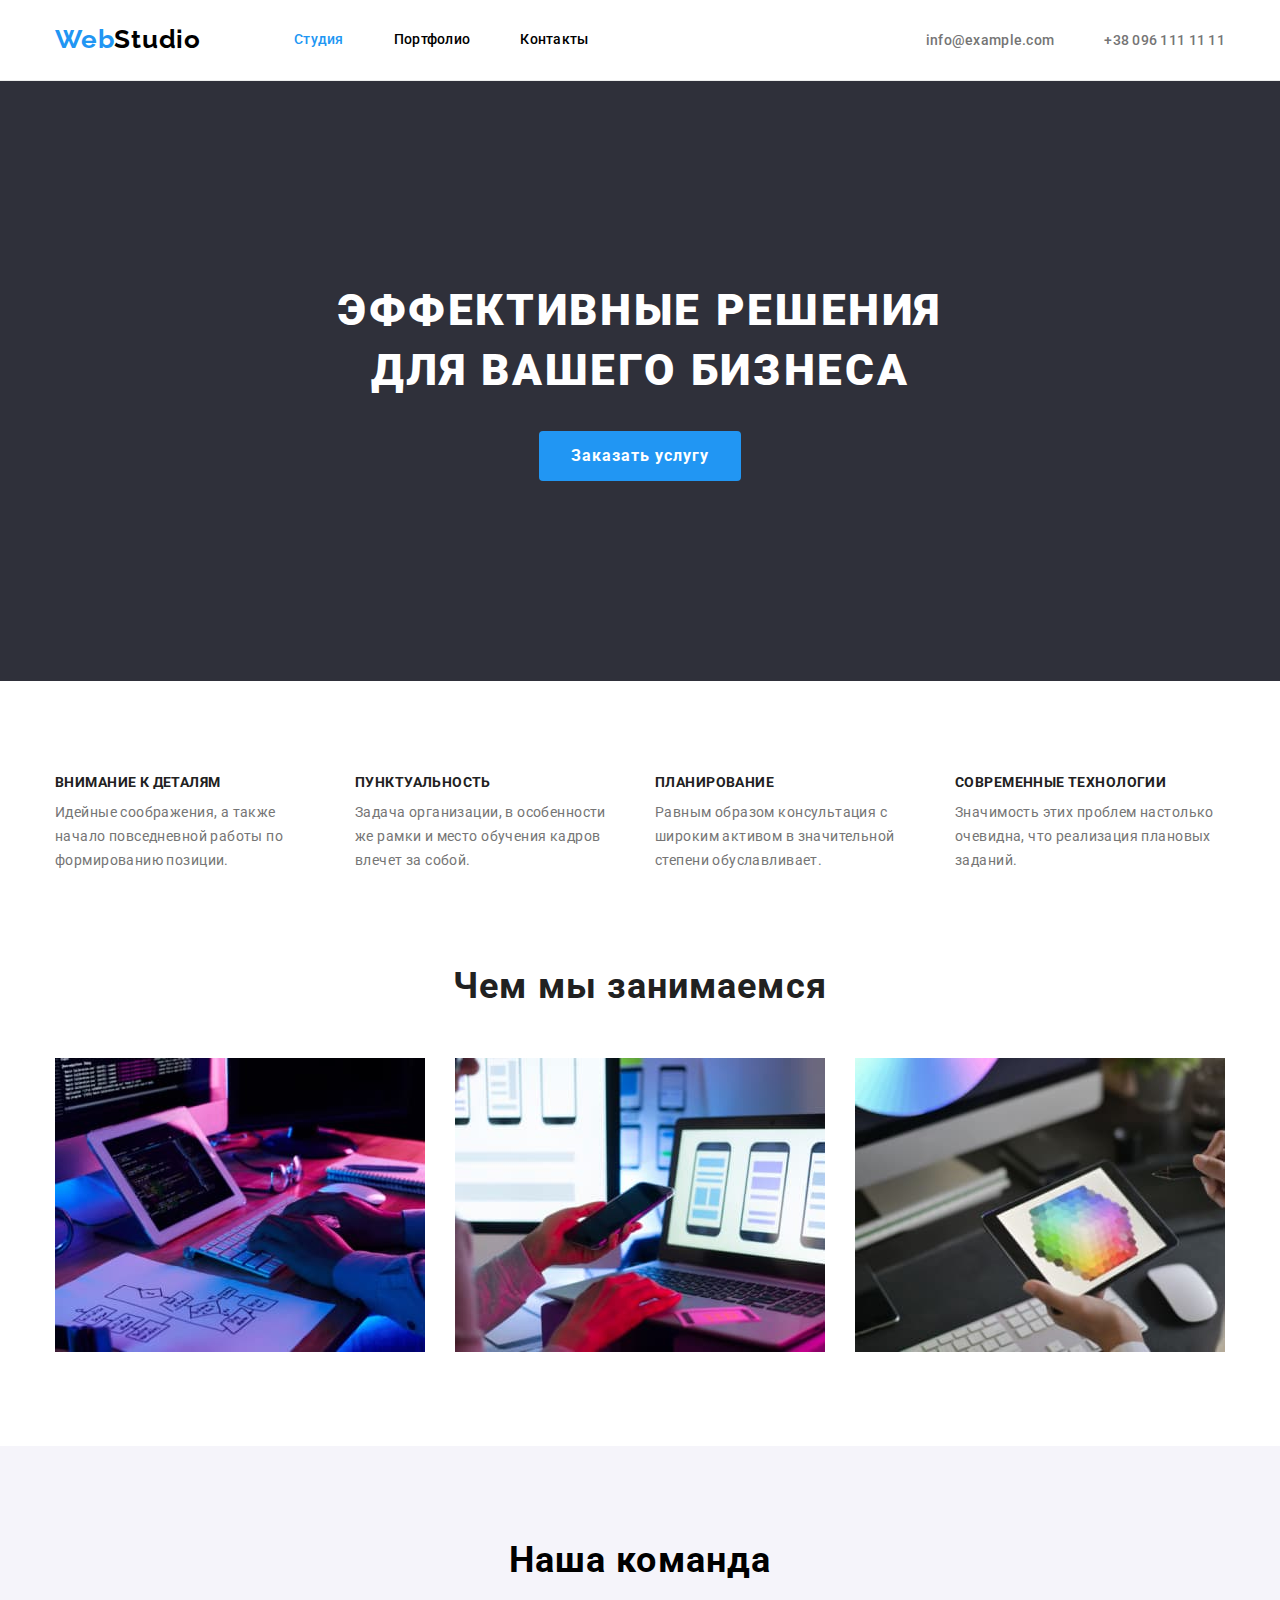
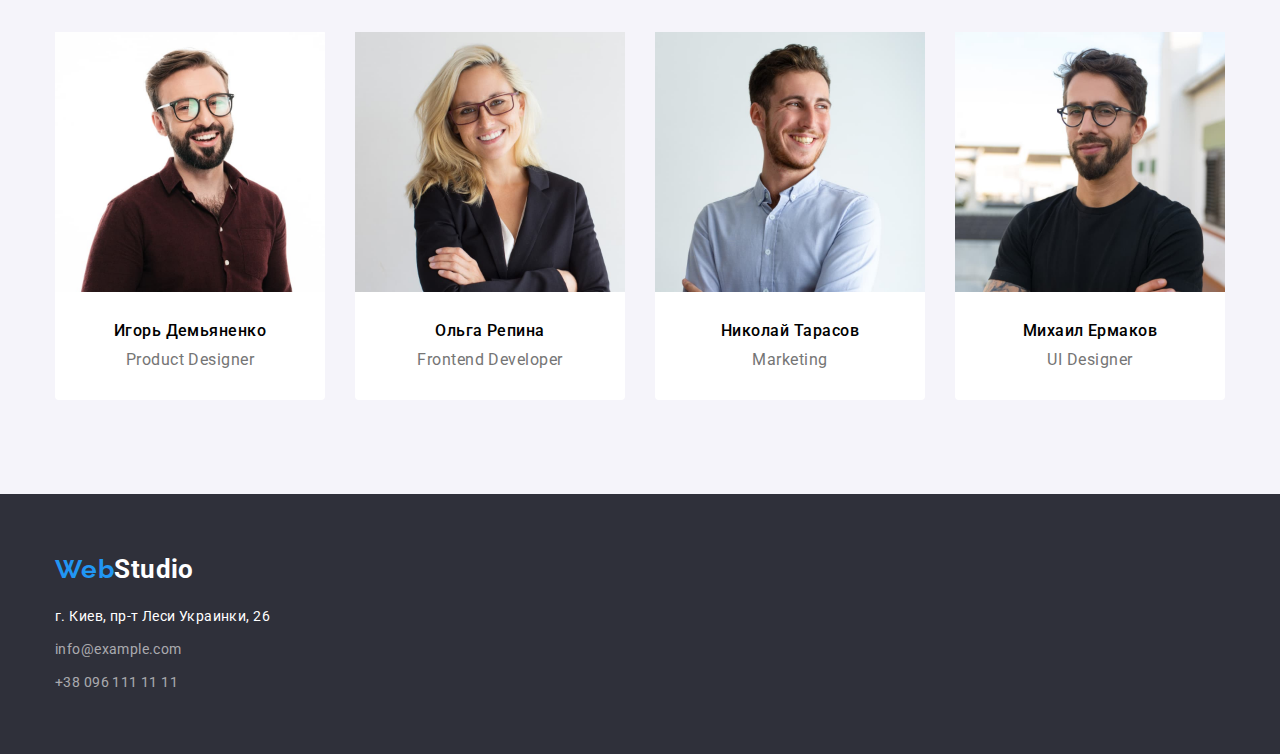
<file: index.html>
<!DOCTYPE html>
<html lang="ru">
<head>
    <meta charset="UTF-8">
    <meta http-equiv="X-UA-Compatible" content="IE=edge">
    <meta name="viewport" content="width=device-width, initial-scale=1.0">
    <title>Студия</title>
    

    <link rel="preconnect" href="https://fonts.googleapis.com">
    <link rel="preconnect" href="https://fonts.gstatic.com" crossorigin>
    <link rel="stylesheet" href="https://cdn.jsdelivr.net/npm/modern-normalize@1.1.0/modern-normalize.min.css">
    <link href="https://fonts.googleapis.com/css2?family=Raleway:wght@700&family=Roboto:wght@400;500;700;900&display=swap" rel="stylesheet"> 
    <link rel="stylesheet" href="./css/style.css">
</head>
<body> 
    <!-- Шапка сайта -->
    <header class="heder" >
        <div class="container heder-main">
            <nav class="heder-nav" >
                <a href="./index.html" class="logo line"> <span class="web line">Web</span>Studio </a>
                <ul class="heder-list list">
                    <li class="heder-item"><a href="" class="heder-link-main line">Студия</a></li>
                    <li class="heder-item"><a href="./portfolio.html" class="heder-link line">Портфолио</a></li>
                    <li class="heder-item"><a href="" class="heder-link line">Контакты</a></li>
                </ul>
            </nav>
            <ul class="heder-contact list">  
                <li class="heder-item"><a href="mailto:info@devstudio.com" class="heder-link line">info@example.com</a></li>
                <li class="heder-item"><a href="tel:+380961111111" class="heder-link line">+38 096 111 11 11</a> </li>

            </ul>
         </div>
       
    </header>

 <main>
     <!-- Герой страницы -->

    <section class="hero">
        <div class="container">
            <h1 class="hero-title">Эффективные решения для вашего бизнеса</h1>
                <button type="button" class="hero-btn">Заказать услугу</button>
        </div>
    </section>

    <!-- навыки -->
    <section class="skills section">
        <div class="container">
            <h2 class="visually-hidden">Навыки</h2>
                <ul class="skills-list list">
                    <li class="items">
                        <h3 class="skills-title">Внимание к деталям</h3>
                        <p class="skills-text">Идейные соображения, а также начало повседневной работы по формированию позиции.</p>
                    </li>

                    <li class="items">
                        <h3 claa3 class="skills-title">Пунктуальность</h3>
                        <p class="skills-text">Задача организации, в особенности же рамки и место обучения кадров влечет за собой.</p>
                    </li>

                    <li class="items"> 
                        <h3 class="skills-title">Планирование</h3>
                        <p class="skills-text">Равным образом консультация с широким активом в значительной степени обуславливает.</p>
                    </li>

                    <li class="items">
                        <h3 class="skills-title">Современные технологии</h3>
                        <p class="skills-text">Значимость этих проблем настолько очевидна, что реализация плановых заданий.</p>
                    </li>
            
                </ul>
        </div>
    </section>

    <!-- Чем мы занимаемся -->
    <section class="content section ">
        <div class="container">
            <h2 class="content-title">Чем мы занимаемся</h2>
            <ul class="content-list list">
                <li class="content-item">
                    <img src="./images/img.jpg" 
                    alt="Разметка страницы" 
                    width="370" 
                    height="294" class="content-img">
                    
                </li>
                <li class="content-item">
                    <img src="./images/img-1.jpg" 
                    alt="Разработка мобильного приложения" 
                    width="370" 
                    height="294" class="content-img">
                    
                </li>
                <li class="content-item">
                    <img src="./images/img-2.jpg" 
                    alt="Разработка дизайна" 
                    width="370" 
                    height="294" class="content-img">
                    
                </li>
                    
            </ul>
        </div>
    </section>

    <!-- Наша команда -->
    <section class="team section">
<div class="container team-main">
            <h2 class="team-title">Наша команда</h2>
            <ul class="team-list list">
                <li class="team-item">
                    <img src="./images/img-3.jpg" 
                    alt="Фотография сотрудника " 
                    width="270" 
                    height="260" class="team-img">
                    <h3 class="team-subtitle">Игорь Демьяненко</h3>
                    <p class="team-text">Product Designer</p>
                </li>
                <li class="team-item">
                    <img src="./images/img-4.jpg" 
                    alt="Фотография сотрудника " 
                    width="270" 
                    height="260" class="team-img" >
                    <h3 class="team-subtitle">Ольга Репина</h3>
                    <p  class="team-text">Frontend Developer</p>
                </li>
                <li class="team-item">
                    <img src="./images/img-5.jpg" 
                    alt="Фотография сотрудника " 
                    width="270" 
                    height="260" class="team-img" >
                    <h3 class="team-subtitle">Николай Тарасов</h3>
                    <p  class="team-text">Marketing</p>
                </li>
                <li class="team-item">
                    <img src="./images/img-6.jpg" 
                    alt="Фотография сотрудника " 
                    width="270" 
                    height="260" class="team-img">
                    <h3 class="team-subtitle">Михаил Ермаков</h3>
                    <p  class="team-text">UI Designer</p>
                </li>
            </ul>
        </div>
    </section>
 </main>

 <footer class="footer">
     <div class="container">
        <a href="WebStudio" class="footer-logo line"><span class="web line">Web</span>Studio</a>
        <address >
            <ul class="footer-list list">
            <li class="adress"><a href="https://goo.gl/maps/LyTT8ztSWRN72aoT6" target="_blank" rel="noopener noreferrer nofollow" class="footer-adress line">г. Киев, пр-т
                Леси Украинки, 26</a> </li>
            <li class="footer-item"><a  href="mailto:info@devstudio.com" class="footer-contact line" >info@example.com</a> </li>
            <li class="footer-item"><a href="tel:+380961111111" class="footer-contact line">+38 096 111 11 11</a> </li>
            </ul>
        </address>
    </div>
 </footer>






    
</body>
</html>
</file>
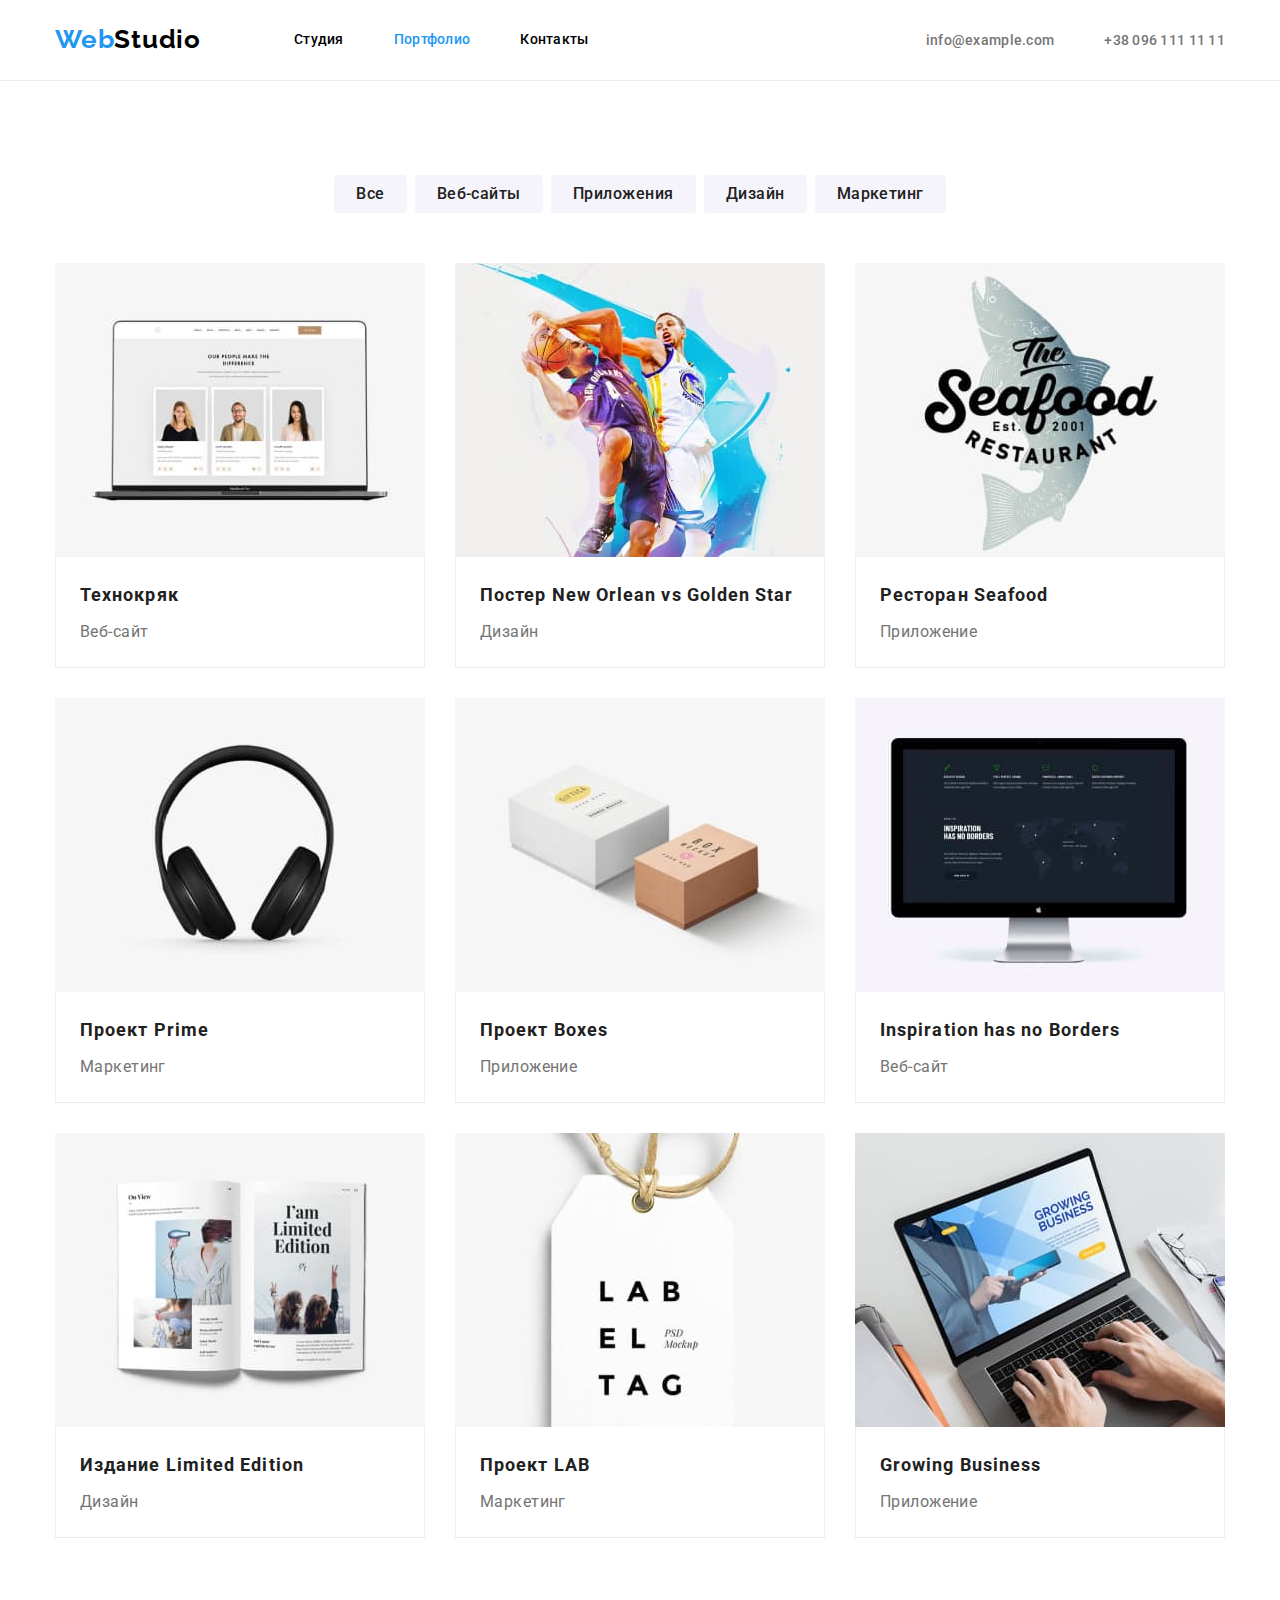
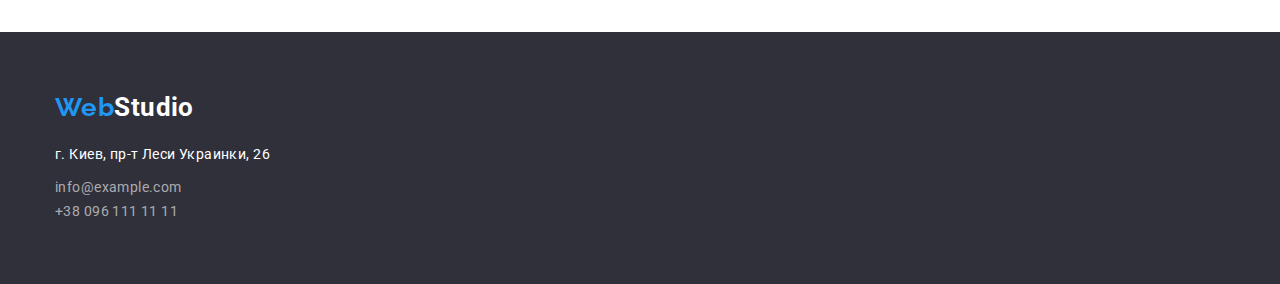
<file: portfolio.html>
<!DOCTYPE html>
<html lang="ru">
<head>
    <meta charset="UTF-8">
    <meta http-equiv="X-UA-Compatible" content="IE=edge">
    <meta name="viewport" content="width=device-width, initial-scale=1.0">
    <title>Портфолио</title>
    

    <link rel="preconnect" href="https://fonts.googleapis.com">
    <link rel="preconnect" href="https://fonts.gstatic.com" crossorigin>
    <link rel="stylesheet" href="https://cdn.jsdelivr.net/npm/modern-normalize@1.1.0/modern-normalize.min.css">
    <link href="https://fonts.googleapis.com/css2?family=Raleway:wght@700&family=Roboto:wght@400;500;700;900&display=swap" rel="stylesheet"> 
    <link rel="stylesheet" href="./css/style.css">
</head>
<body> 
    <!-- Шапка сайта -->
    <header class="heder" >
        <div class="container heder-main">
            <nav class="heder-nav" >
                <a href="./index.html" class="logo line"> <span class="web line">Web</span>Studio </a>
                <ul class="heder-list list">
                    <li class="heder-item"><a href="./index.html" class="heder-link line">Студия</a></li>
                    <li class="heder-item"><a href="./portfolio.html" class="heder-link-main line">Портфолио</a></li>
                    <li class="heder-item"><a href="" class="heder-link line">Контакты</a></li>
                </ul>
            </nav>
            <ul class="heder-contact list">  
                <li class="heder-item"><a href="mailto:info@devstudio.com" class="heder-link line">info@example.com</a></li>
                <li class="heder-item"><a href="tel:+380961111111" class="heder-link line">+38 096 111 11 11</a> </li>

            </ul>
        </div>
    </header>

    <main >
        <section class="page section">
            <div class="container">
                <h1 class="visually-hidden">Проекты</h1>
                <ul class="page-list list ">
                    <li class="page-list-item"> <button type="button" class="page-item line">Все</button></li>
                    <li class="page-list-item"><button type="button" class="page-item line">Веб-сайты</button></li>
                    <li class="page-list-item"><button type="button" class="page-item line">Приложения</button></li>
                    <li class="page-list-item"><button type="button" class="page-item line">Дизайн</button></li>
                    <li class="page-list-item"><button type="button" class="page-item line">Маркетинг</button></li>
                </ul>
                <ul class="page-aside list">
                    <li class="page-aside-item ">
                        <a href="" class="line">
                            <img src="./images/port-img.jpg" alt="Технокряк" class="page-img">
                            <div class="page-content">
                                <h2 class="page-title ">Технокряк</h2>
                                <p  class="page-text ">Веб-сайт</p>
                            </div>
                        </a>
                    </li>
                    <li class="page-aside-item ">
                        <a href="" class="line">
                            <img src="./images/port-img1.jpg" alt="Постер New Orlean vs Golden Star" class="page-img">
                            <div    class="page-content">
                                <h2 class="page-title ">Постер <span lang="en">New Orlean vs Golden Star</span></h2>
                                <p class="page-text ">Дизайн</p>
                            </div>
                        </a>
                    </li>
                    <li class="page-aside-item ">
                        <a href="" class="line">
                            <img src="./images/port-img2.jpg" alt="Ресторан Seafood" class="page-img">
                            <div    class="page-content">
                                <h2 class="page-title ">Ресторан <span lang="en">Seafood</span></h2>
                                <p class="page-text ">Приложение</p>    
                            </div>
                        </a>
                    </li>
                    <li class="page-aside-item ">
                        <a href="" class="line">
                            <img src="./images/port-img3.jpg" alt="Проект Prime" class="page-img">
                            <div    class="page-content">
                                <h2 class="page-title ">Проект <span lang="en">Prime</span></h2>
                                <p class="page-text ">Маркетинг</p>
                            </div>
                        </a>
                    </li>
                    <li class="page-aside-item ">
                        <a href="" class="line">
                            <img src="./images/port-img4.jpg" alt="Проект Boxes" class="page-img">
                            <div    class="page-content">
                                <h2 class="page-title ">Проект <span lang="en">Boxes</span></h2>
                                <p class="page-text ">Приложение</p>
                            </div>
                        </a>
                    </li>
                    <li class="page-aside-item ">
                        <a href="" class="line">
                            <img src="./images/port-img5.jpg" alt="Inspiration has no Borders" class="page-img">
                            <div    class="page-content">
                                <h2 class="page-title " lang="en">Inspiration has no Borders</h2>
                                <p class="page-text ">Веб-сайт</p>
                            </div>
                        </a>
                    </li>
                    <li class="page-aside-item ">
                        <a href="" class="line">
                            <img src="./images/port-img6.jpg" alt="Издание Limited Edition" class="page-img">
                            <div    class="page-content">
                                <h2 class="page-title ">Издание <span lang="en" >Limited Edition</span></h2>
                                <p class="page-text ">Дизайн</p>
                            </div>
                        </a>
                    </li>
                    <li class="page-aside-item ">
                        <a href="" class="line">
                            <img src="./images/port-img7.jpg" alt="Проект LAB" class="page-img">
                            <div    class="page-content">
                                <h2 class="page-title ">Проект <span lang="en">LAB</span></h2>
                                <p class="page-text ">Маркетинг</p>
                            </div>
                        </a>
                    </li>
                    <li class="page-aside-item ">
                        <a href="" class="line">
                            <img src="./images/port-img8.jpg" alt="Growing Business" class="page-img">
                            <div    class="page-content">
                                <h2 class="page-title " lang="en">Growing Business</h2>
                                <p class="page-text ">Приложение</p>
                            </div>
                        </a>
                    </li>
                </ul>
            </div>

        </section>
        
    </main> 

 

 <footer class="footer">
     <div class="container">
        <a href="WebStudio" class="footer-logo line"><span class="web line">Web</span>Studio</a>
        <address >
            <ul class="footer-list list">
            <li class="adress"><a href="https://goo.gl/maps/LyTT8ztSWRN72aoT6" target="_blank" rel="noopener noreferrer nofollow" class="footer-adress line">г. Киев, пр-т
                Леси Украинки, 26</a> </li>
            <li ><a  href="mailto:info@devstudio.com" class="footer-contact line" >info@example.com</a> </li>
            <li ><a href="tel:+380961111111" class="footer-contact line" line>+38 096 111 11 11</a> </li>
            </ul>
        </address>
    </div>
 </footer>






    
</body>
</html>
</file>
<file: css/style.css>
body{
    font-family: Roboto, sans-serif;
    color:var(--heder-main-color) ;
    font-size: 14px;
    letter-spacing: 0.03em; 
    background-color:var(--main-hero-color) ;
}
p,h1,h2,h3,h4{
    margin: 0;
}
ul{
    margin: 0;
    padding-left: 0;
}
.list{
     list-style: none;
}
:root{
    --heder-first-color:#212121;
    --heder-secondary-color:#757575;
    --heder-accent-color:#2196F3 ;
    --main-first-color:#212121;
    --main-hero-color:#FFFFFF;
    --main-secondary-color:#757575;
    --main-btn-color:#FFFFFF;
    --main-btn-accent-color:#2196F3 ;
    --main-text-color: #757575;
    --footer-first-color:#FFFFFF;
    --footer-secondary-color:rgba(255, 255, 255, 0.6) ;
    --footer-accent-color:#2196F3;
    --tipical-margin: 30px
}

.visually-hidden {
    position: absolute;
    white-space: nowrap;
    width: 1px;
    height: 1px;
    overflow: hidden;
    border: 0;
    padding: 0;
    clip: rect(0 0 0 0);
    clip-path: inset(50%);
    margin: -1px;
  }

.line{
    text-decoration:none
}
.container{
    width: 1200px;
    padding-left: 15px;
    padding-right: 15px;
    margin: 0 auto;
    /* outline: 1px solid tomato; */
}
img{
    display: block;
}
.section{
    padding-top: 94px;
    padding-bottom: 94px;
}



/* <<<<<<<<<<<<<<<СТУДІЯ>>>>>>>>>>>>>>>>>.. */

/* <<<<<<<<<<<<<<<ХЕДЕР>>>>>>>>>>>>>>>>>.. */

.heder{
    
    border-bottom: 1px solid #ECECEC;

    background-color:#FFFFFF;
}

/* <<<<<<<<<<<<<<<НАВІГАЦІЯ>>>>>>>>>>>>>>>>>.. */

 .heder-main{
    display: flex;
    align-items: center;
}
.heder-nav{
    display: flex;
    }

.logo{
    display: block;
    margin-right: 93px;
    padding-top: 24px;
    padding-bottom: 24px;
    
    color: var(--heder-main-color) ;
    font-family: 'Raleway' ,sans-serif;
    font-weight: 700;
    font-size: 26px;
    line-height: 1.19;
    letter-spacing: 0.03em; 
}
.web{
    color:var(--heder-accent-color);
    font-family: 'Raleway' ,sans-serif;
    font-weight: 700;
    font-size: 26px;
    line-height: 1.19;
    letter-spacing: 0.03em; 
}

.heder-list{
    display: flex;
}
.heder-list .heder-item + .heder-item{
    margin-left: 50px;
}

.heder-link-main{
    display: block;
    padding-bottom: 32px;    
    padding-top: 32px;

    color:var(--heder-accent-color);
    font-weight: 500;
    line-height: 1.14;
    letter-spacing: 0.02em;d   
}

.heder-nav .heder-link{
    display: block;
    padding-bottom: 32px;    
    padding-top: 32px;

    color: var(--heder-main-color) ;
    font-weight: 500;
    line-height: 1.14;
    letter-spacing: 0.02em;
    
}
.heder-nav .heder-link:hover ,
.heder-nav .heder-link:focus{
    color:var(--heder-accent-color);
}
/* <<<<<<<<<<<<<<<КОНТАКТИ>>>>>>>>>>>>>>>>>.. */


.heder-contact{
    display: flex;
    margin-left: auto;
}
.heder-contact .heder-item +.heder-item{
    margin-left: 50px;
}

.heder-contact .heder-link{
    padding-bottom: 32px;    
    padding-top: 32px;

    color: var(--heder-secondary-color);
    font-weight: 500;
    line-height: 1.14px;
    letter-spacing: 0.02em; 
}
.heder-contact .heder-link:hover ,
.heder-contact .heder-link:focus{
    color:var(--heder-accent-color);
}

/* <<<<<<<<<<<<<<<ГЕРОЙ>>>>>>>>>>>>>>>>>.. */

.hero {
    background-color: #2F303A ;
    color:var(--main-hero-color);
    font-weight: 900;
    font-size: 44px;
    line-height: 1.36;
    text-align: center;
    letter-spacing: 0.06em;
    text-transform: uppercase;
    padding-top: 200px;
    padding-bottom: 200px;
}
.hero-title{
    font-weight: 900;
    font-size: 44px;
    line-height: 1.36;
    text-align: center;
    letter-spacing: 0.06em;
    text-transform: uppercase;
    margin-bottom: 30px;
    max-width: 696px;
    margin: 0 auto;
}
.hero-btn{
    margin-top: var(--tipical-margin);
    border-radius: 4px;
    border: none;
    padding: 10px 32px;
    min-width: 200px;

    color: var(--main-hero-color);
    background-color:var(--main-btn-accent-color) ;
    font-family:Roboto, sans-serif;
    cursor: pointer;
    font-weight: 700;
    font-size: 16px;
    line-height: 1.87;
    align-items: center;
    text-align: center;
    letter-spacing: 0.06em;
    
}
.hero-btn:hover{
    color: var(--main-btn-accent-color);
    background-color:var(--main-btn-color) ;
    font-family:Roboto, Tahoma , sans-serif; 
}
/* <<<<<<<<<<<<<<<СКІЛИ>>>>>>>>>>>>>>>>>.. */


.skills-list{
    display: flex;
}
.skills-list .items +.items{
    margin-left: var(--tipical-margin);  
}
.skills-title{
    margin-bottom: 10px;

    color: var(--main-first-color);
    font-weight: 700;
    font-size: 14px;
    line-height: 1.14;
    letter-spacing: 0.03em;
    text-transform: uppercase;   
}
.skills-text{
    width: 270px;
    color: var(--main-secondary-color) ;
    line-height: 24px;
}
/* <<<<<<<<<<<<<<< КОНТЕНТ>>>>>>>>>>>>>>>>>.. */

.content{
padding-top: 0;

    color: var(--main-first-color) ;
    font-weight: 700;
    font-size: 36px;
    line-height: 1.16;
    text-align: center;
}
.content-list{
    display: flex;
}
.content-list .content-item + .content-item{
  margin-left: var(--tipical-margin);
}
.content-title{
    padding: 0; 

    font-weight: 700;
    font-size: 36px;
    line-height: 1.16;
    text-align: center;
    letter-spacing: 0.03em;
    padding-bottom: 50px;
}
.content-img{
    man-width: 100%;
    height: auto;
}
/* <<<<<<<<<<<<<<< КОМАНДА>>>>>>>>>>>>>>>>>.. */

.team{
    background-color: #F5F4FA ;
}
.team-list{
    display: flex;
    flex-wrap: wrap;
}
.team-item{
    border-radius: 0px 0px 4px 4px;
    
    background-color: #FFFFFF;
}
.team-title{
    font-weight: 700;
    font-size: 36px;
    line-height: 1.16;
    text-align: center;
    letter-spacing: 0.03em; 
    margin-bottom: 50px;
}
.team-subtitle{
    font-weight: 500;
    font-size: 16px;
    line-height: 1.18;
    text-align: center;
    letter-spacing: 0.03em;   
    margin-bottom: 10px;
}
.team-text{
    color:var(--main-secondary-color) ;
    font-size: 16px;
    line-height: 1.18;
    text-align: center;
    letter-spacing: 0.03em; 
    margin-bottom: 30px;
}
.team-img{
    margin-bottom: var(--tipical-margin);
}
.team-list .team-item +.team-item{
    margin-left: 30px;
}
/* <<<<<<<<<<<<<<< ФУТЕР>>>>>>>>>>>>>>>>>.. */

.footer{
    background-color:#2F303A ;
    padding-top: 60px;
    padding-bottom: 60px;
}
.footer-logo{
    display: block;
    margin-bottom: 20px;

    color: var(--footer-first-color);
    font-family: 'Raleway' sans-serif;
    font-weight: 700;
    font-size: 26px;
    line-height: 1.19;
    
}
.footer .web{
    color: var(--footer-accent-color)  ;  
    font-family: 'Raleway' sans-serif;
    font-weight: 700;
    font-size: 26px;
    line-height: 1.19;
}

.footer-adress{
    display: block;
    margin-bottom: 9px;

    color: var(--footer-first-color);
    font-style: normal;
    line-height: 1.71;
   
}

.footer-adress:hover,
.footer-adress:focus{
    color:var(--footer-accent-color) ;
}

.footer-contact{
    color:  var(--footer-secondary-color);
    font-style: normal;
    line-height: 1.71;
    
}
.footer-item{
    display: block;
    margin-bottom: 9px;
}
.footer-item:last-child{
    margin-bottom: 0;
}
.footer-contact:hover,
.footer-contact:focus{
    color:var(--footer-accent-color) ;
}





/* <<<<<<<<<<<<<<<ПОРТФОЛІО>>>>>>>>>>>>>>>>>.. */

.page{
    padding-top: 94px;
    padding-bottom: 94px;
}

.page-list{
    display: flex;
    margin-bottom: 50px;
    justify-content: center;
}
.page-list .page-list-item +.page-list-item{
    margin-left: 8px;
}

.page-aside{
    display: flex;
    flex-wrap: wrap;
}
.page-aside-item{
    width: 370px;
    margin-right: var(--tipical-margin);
    margin-bottom: var(--tipical-margin);
}
.page-aside-item:nth-child(3n){
    margin-right: 0;
}
.page-aside-item:nth-last-child(-n+3){
    margin-bottom: 0;
}
.page-content{
    padding: 20px 24px;
    border-right: 1px solid #EEEEEE;
    border-bottom: 1px solid #EEEEEE;
    border-left: 1px solid #EEEEEE;
    
}

.page-item{
    border-radius: 4px;
    border: none;
    padding: 6px 22px;


    font-family:Roboto,  sans-serif;
    background-color: #F5F4FA;
    color: var(--main-first-color);
    font-weight: 500;
    font-size: 16px;
    line-height: 1.63;
    text-align: center;
    letter-spacing: 0.03em;
    cursor: pointer;
    
}
.page-item:hover,
.page-item:focus{
    font-family:Roboto , sans-serif;
    color: var(--main-hero-color);
    background-color:#2196F3;
}
.page-img{
    max-width: 100%;
    height: auto;
}
.page-title{
    margin-bottom: 4px;

    color: var(--main-first-color);
    background-color: #FFFFFF;
    font-weight: 700;
    font-size: 18px;
    line-height: 2;
    letter-spacing: 0.06em;
   
}
.page-text{
    color: var(--main-text-color);
    background-color: #FFFFFF;
    font-size: 16px;
    line-height: 1.87;
}
</file>
